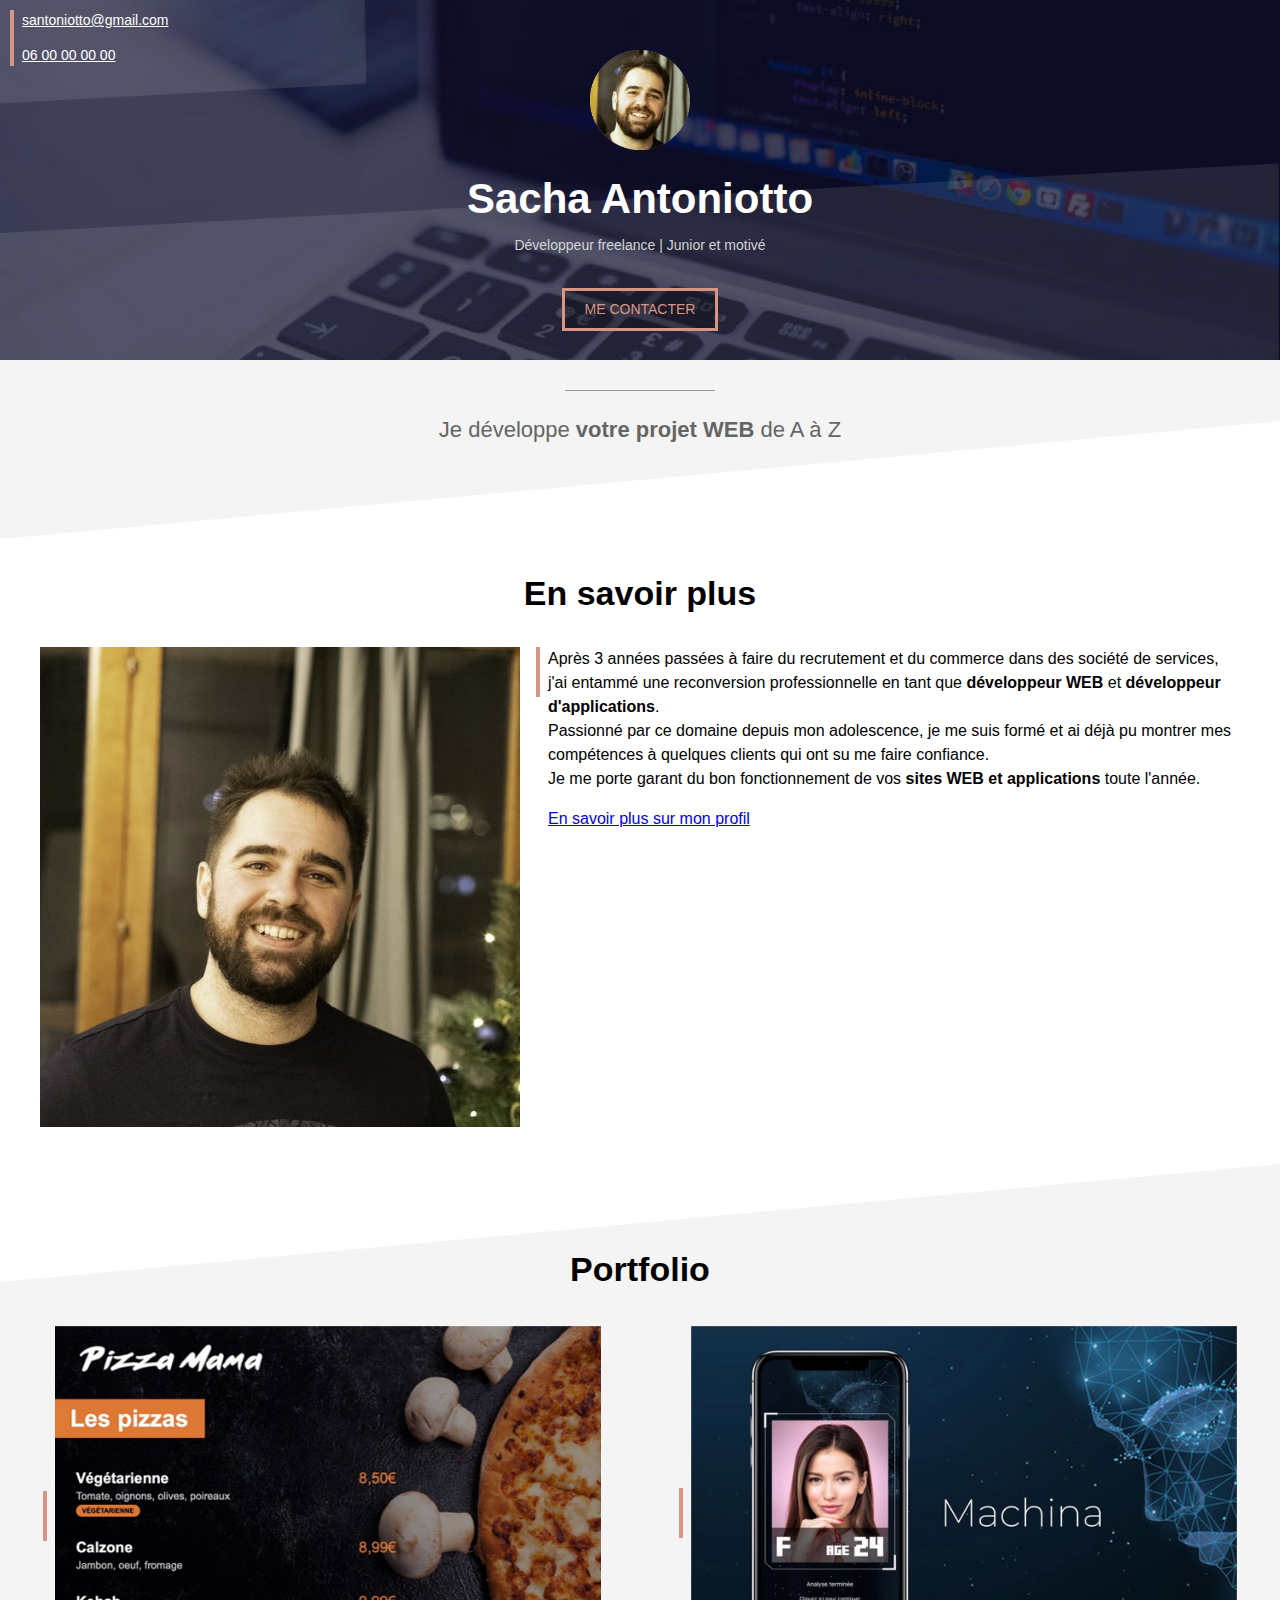
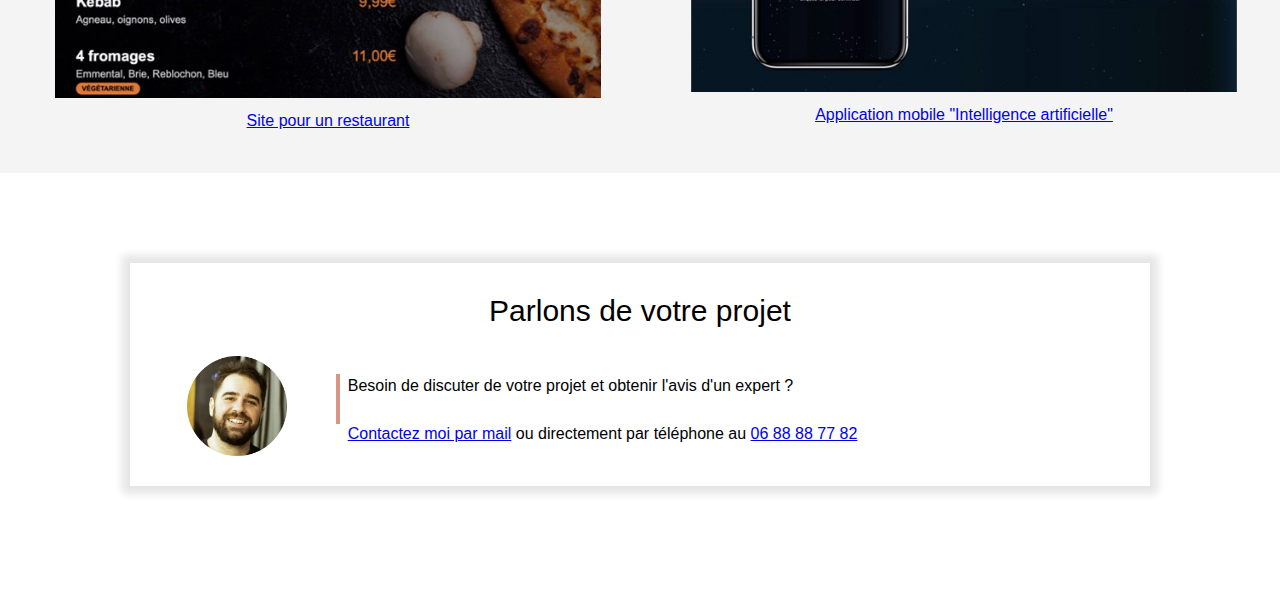
<file: index.html>
<!DOCTYPE html>
<html lang="fr">
<head>
    <meta charset="UTF-8">
    <meta name="viewport" content="width=device-width, initial-scale=1.0">
    <title>Sacha Antoniotto</title>
    <link rel="stylesheet" href="style.css">
</head>

<body>
    <!-- COUVERTURE-->
    <div class = "cover">
        <img class="cover-profile" src="RESOURCES/profile3.png"/>
        <h1>Sacha Antoniotto</h1>
        <p>Développeur freelance | Junior et motivé</p>
        <div style="text-align: center;">
            <p><a class="contact-button" href="mailto:santoniotto@gmail.com?subject=Contact%20depuis%20mon%20site">ME CONTACTER</a></p>
        </div>

        <div class="cover-contact">
            <p><a href="mailto:santoniotto@gmail.com?subject=Contact%20depuis%20mon%20site">santoniotto@gmail.com</a></p>
            <p><a href="tel:+33600000000">06 00 00 00 00</a></p>
        </div>   
    </div>

    <!-- SECTION GRISE 1 -->
    <div class="section section-grise1">
        <div class="separateur"></div>
        <p>Je développe <b>votre projet WEB</b> de A à Z</p>
    </div>
    <!-- SECTION BLANCHE -->
    <div class="section">
        <h2>En savoir plus</h2>  
                <img src="RESOURCES/profile.jpg" class="col-contenu"/>
            <div class="col-contenu float-right">
                <div class="texte_ligne_v">
                    <p>Après 3 années passées à faire du recrutement et du commerce dans des société de services, j'ai entammé une 
                        reconversion professionnelle en tant que <b>développeur WEB</b> et <b>développeur d'applications</b>.
                        <br>
                        Passionné par ce domaine depuis mon adolescence, je me suis formé et ai déjà pu montrer mes compétences à 
                        quelques clients qui ont su me faire confiance.
                        <br>
                        Je me porte garant du bon fonctionnement de vos <b>sites WEB et applications</b> toute l'année.</p>
                        <a href="#">En savoir plus sur mon profil</a>
                </div>
            </div>
    </div>
    <!-- SECTION GRISE 2 -->
    <div class="section section-grise2">
        <h2>Portfolio</h2>
        <table class="col-portfolio" style="display:inline-block">
            <tr>
                <td><div class="barre-v"></div></td>
                <td style="width: 100%;"><a href="portfolio-site-restaurant.html"><img style="width: 100%;"  src="RESOURCES/project1small.jpg"></a></td>

            </tr>
            <tr>
                <td></td>
                <td align="center"><a href="portfolio-site-restaurant.html">Site pour un restaurant</a></td>

            </tr>
        </table>
        <table class="col-portfolio float-right ">
            <tr>
                <td><div class="barre-v" style="border: 1px;"></div></td>
                <td style="width: 100%;"><a href="portfolio-application-mobile.html"><img style="width: 100%;" src="RESOURCES/project2small.jpg"></a></td>

            </tr>
            <tr>
                <td></td>
                <td align="center"><a href="portfolio-application-mobile.html">Application mobile "Intelligence artificielle"</a></td>

            </tr>
        </table>
    </div>
    <!-- SECTION BLANCHE -->
    <div class="section">
        <iframe src="contact-frame.html" scrolling = "no"></iframe>
        


    </div>
</body>
</html>
</file>
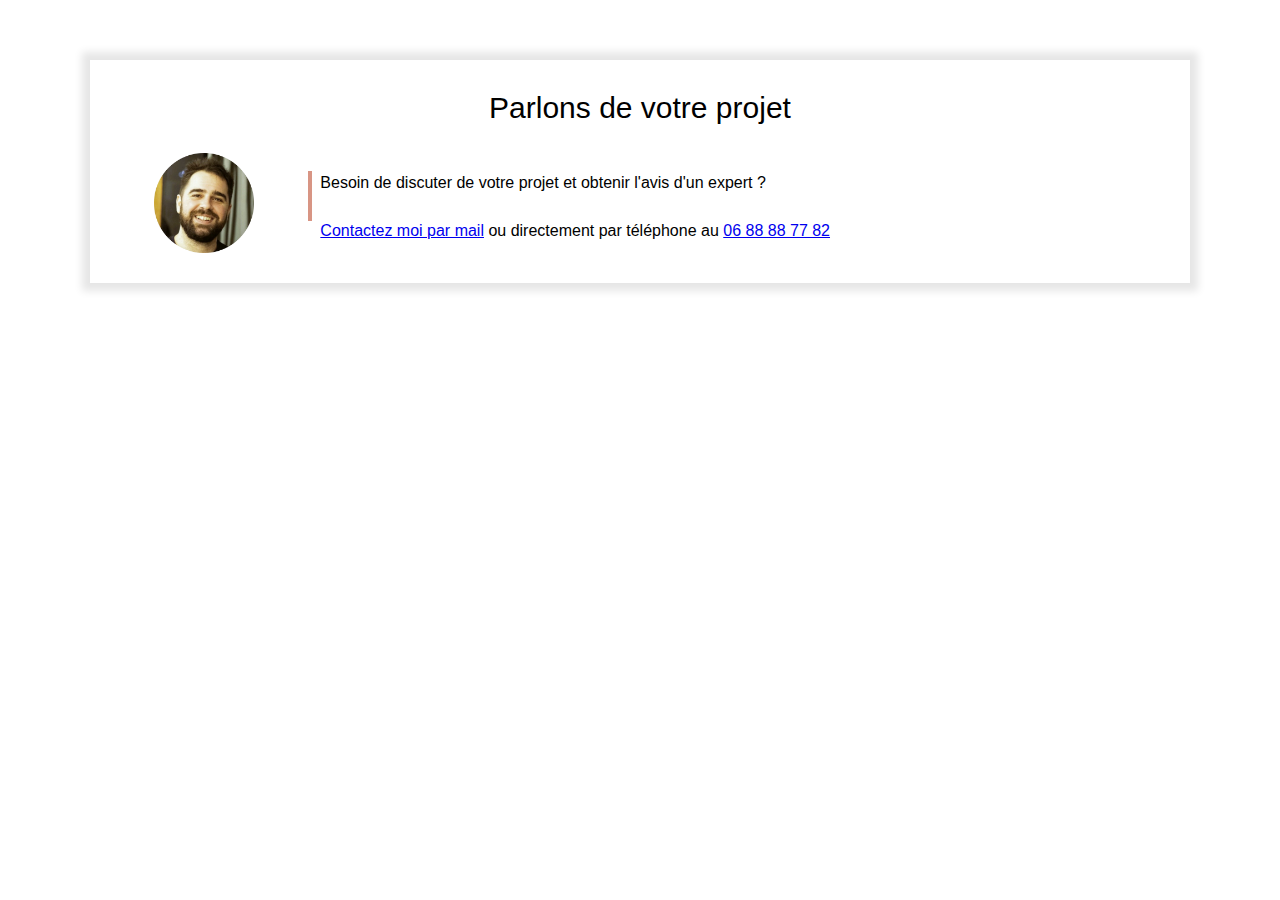
<file: contact-frame.html>
<!DOCTYPE html>
<html lang="fr">
<head>
    <meta charset="UTF-8">
    <meta name="viewport" content="width=device-width, initial-scale=1.0">
    <link rel="stylesheet" href="style.css">
</head>
<body>
        <div class="separateur display-mobile" style="margin-bottom: -12px;"></div>
    <div class="section">
        <div class="frame">
                
            <p class="frame-title">Parlons de votre projet</p>
            <table style="width: 100%;">
                <tr>
                    <td valign="top" align="center"><img src="RESOURCES/profile3.png"></td>
                    <td>
                        <div class="texte_ligne_v" style="margin-left: 20px;">
                            <p>
                                Besoin de discuter de votre projet et obtenir l'avis d'un expert ?
                                <br><br>
                                <a href="mailto:santoniotto@gmail.com?subject=Contact%20depuis%20mon%20site">Contactez moi par mail</a> 
                                ou directement par téléphone au <a href="tel:+33688887782">06 88 88 77 82</a>
                            </p>
                        </div>
                    </td>
                </tr>
            </table>
        </div>
    </div>
</body>
</html>
</file>
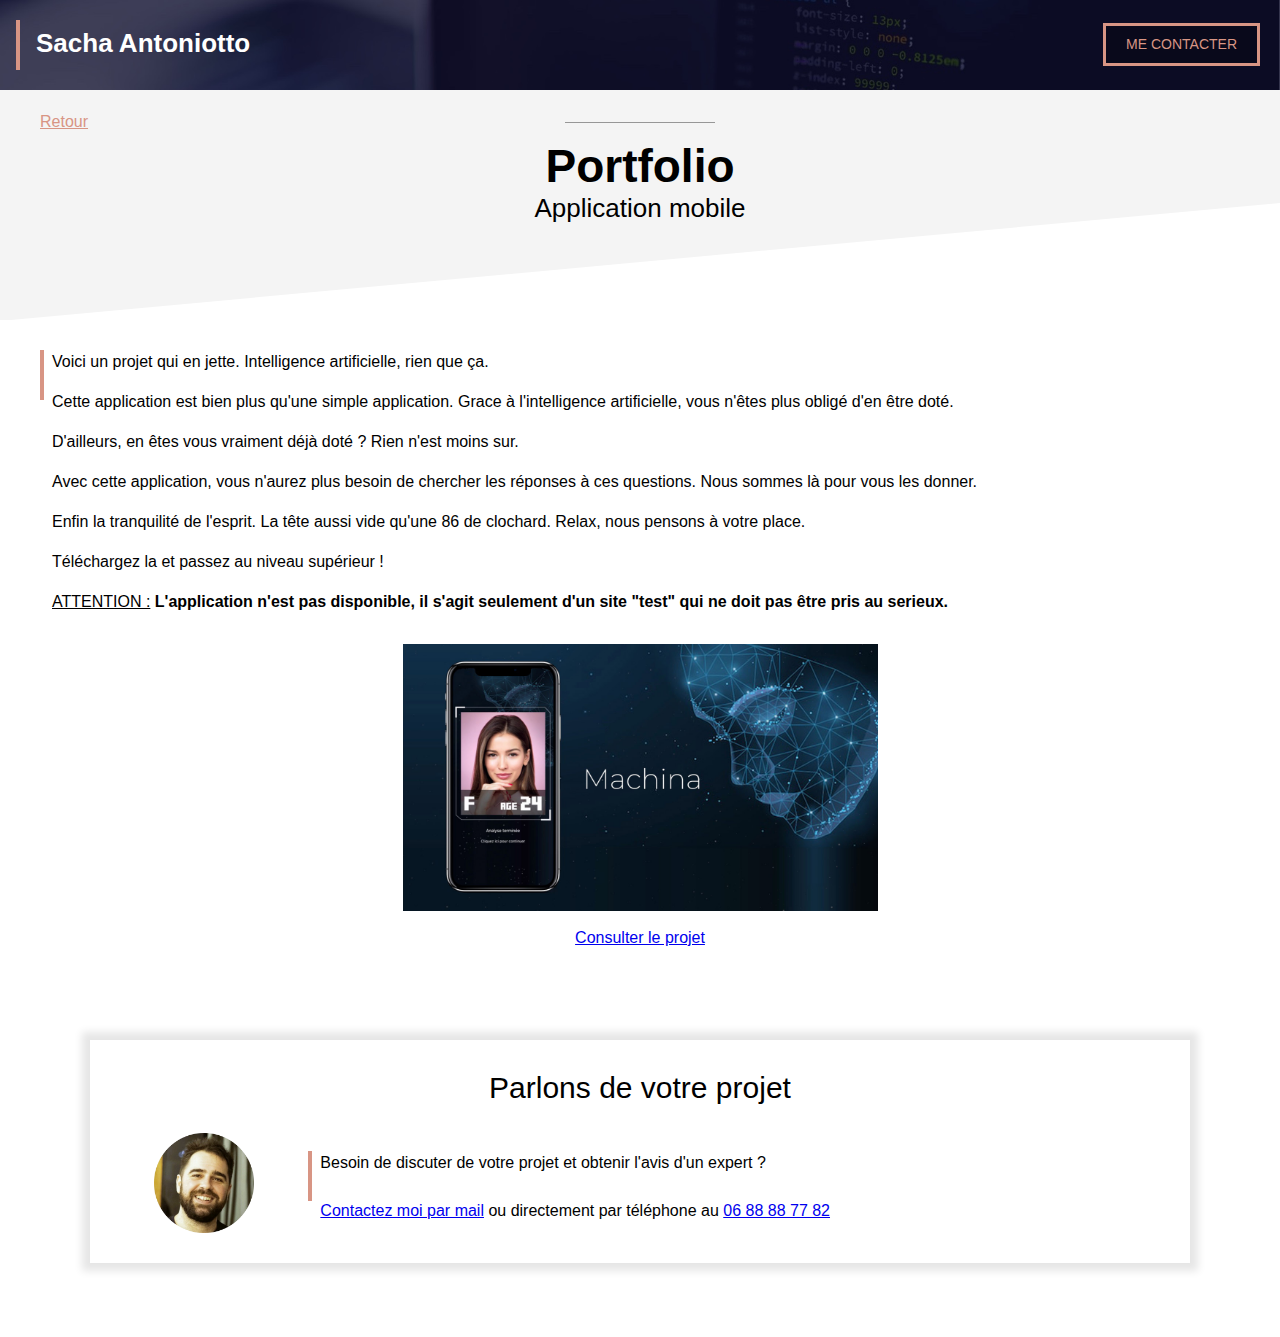
<file: portfolio-application-mobile.html>
<!DOCTYPE html>
<html lang="fr">
<head>
    <meta charset="UTF-8">
    <meta name="viewport" content="width=device-width, initial-scale=1.0">
    <title>Application mobile</title>
    <link rel="stylesheet" href="style.css">
</head>
<body>
    <!--HEADER-->
    <div class="portfolio-header">
        <div class="texte_ligne_v" style="margin-left: 16px; margin-top:20px">
            <p class="portfolio-header-title">Sacha Antoniotto</p>
        </div>
        <a class="contact-button" style="position: absolute; right: 20px;top: 5px" href="mailto:santoniotto@gmail.com?subject=Contact%20depuis%20mon%20site">ME CONTACTER</a>
    </div> 
    <!--SECTION GRISE TITRE--> 
    <div class="section section-grise1" style="padding-top: 20px;">
        <a href="index.html" class="portfolio-back">Retour</a>
        <div class="portfolio">
        <div class="separateur" style="margin-top: -12px;"></div>
        <h1>Portfolio</h1>
        <h2>Application mobile</h2>
        </div>
    </div>
    <!--SECTION CONTENU-->
    <div class="section">
        <div class="texte_ligne_v">
            <p>Voici un projet qui en jette. Intelligence artificielle, rien que ça.</p>
            <p>Cette application est bien plus qu'une simple application. Grace à l'intelligence artificielle, vous n'êtes plus obligé d'en être doté.
            </p>
            <p>D'ailleurs, en êtes vous vraiment déjà doté ? Rien n'est moins sur.
            </p>
            <p>Avec cette application, vous n'aurez plus besoin de chercher les réponses à ces questions. Nous sommes là pour vous les donner.
            </p>
            <p>Enfin la tranquilité de l'esprit. La tête aussi vide qu'une 86 de clochard. Relax, nous pensons à votre place.
            </p>
            <p>Téléchargez la et passez au niveau supérieur ! </p>
            <p><u>ATTENTION :</u> <b>L'application n'est pas disponible, il s'agit seulement d'un site "test" qui ne doit pas être pris au serieux.</b></p>
            
            
        </div>
       <div style="text-align: center; margin-top: 30px;">
                <a href="#"><img class="portfolio-image" src="RESOURCES/project2.jpg"></a>
                <a href="#" style="display: block; margin-top: 8px;">Consulter le projet</a>
            </div>
    </div>
    <!--FRAME-->
          <iframe src="contact-frame.html" scrolling = "no"></iframe>    


    </div>
</body>
</html>
</file>
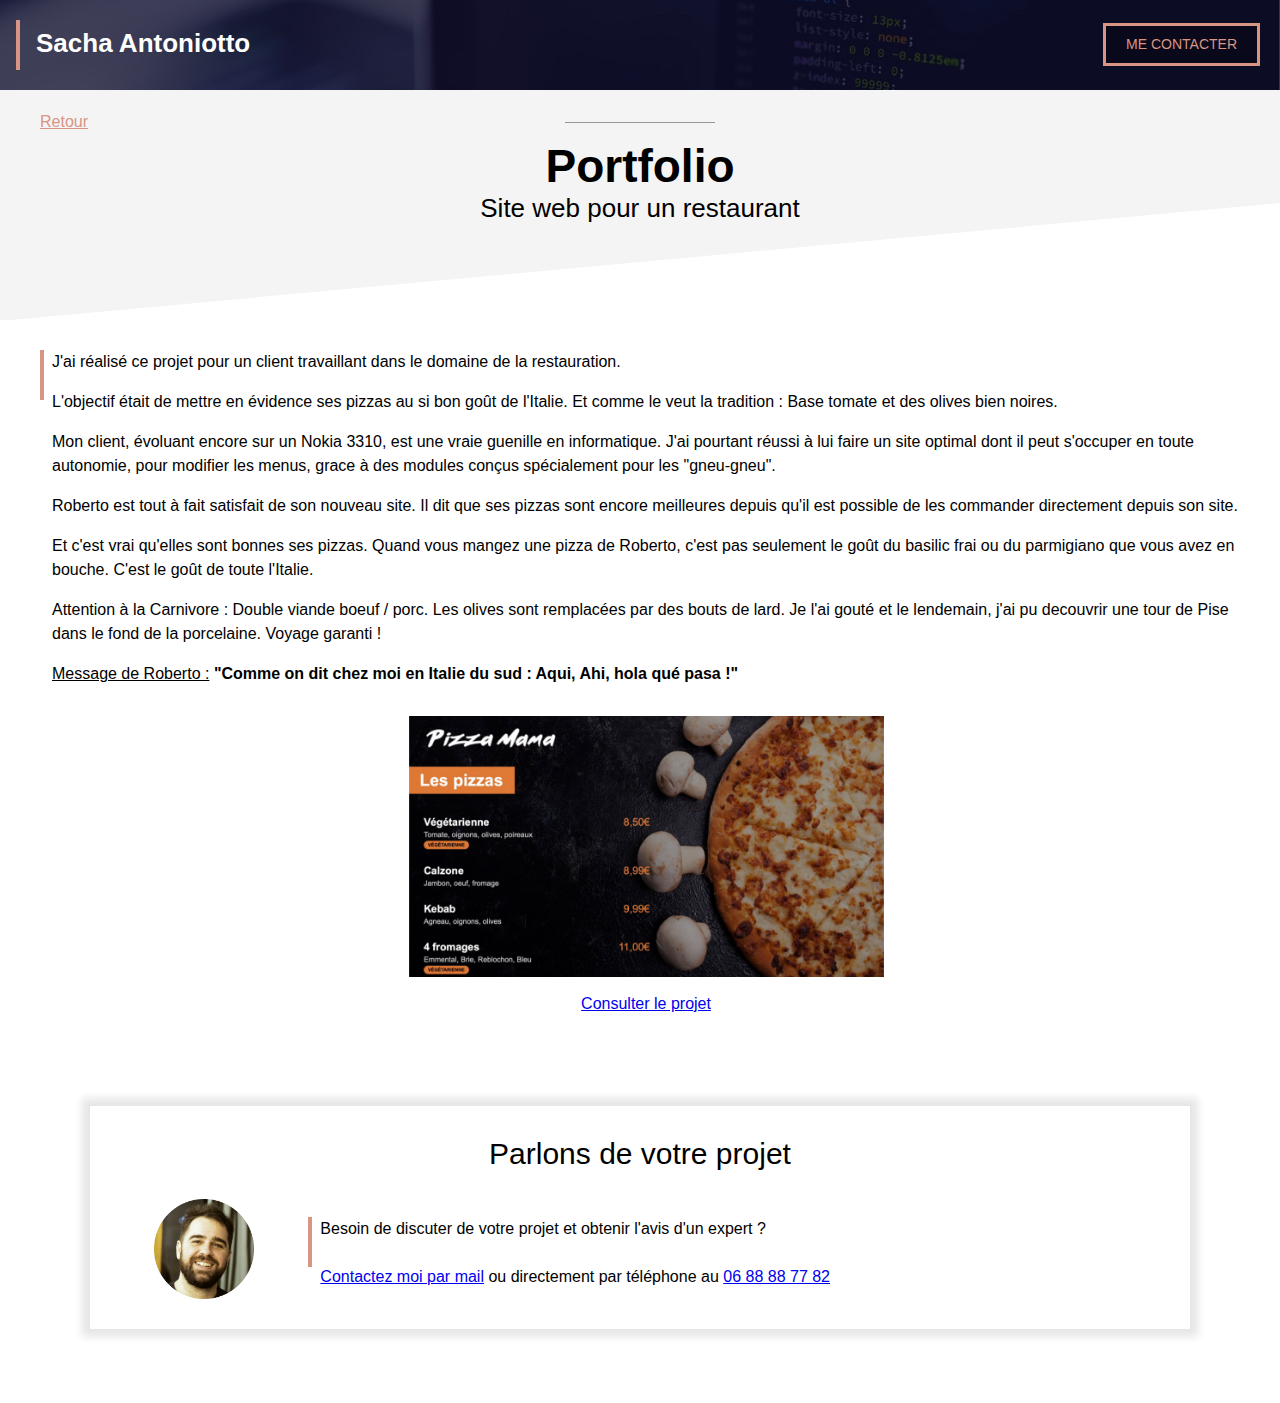
<file: portfolio-site-restaurant.html>
<!DOCTYPE html>
<html lang="fr">
<head>
    <meta charset="UTF-8">
    <meta name="viewport" content="width=device-width, initial-scale=1.0">
    <title>Site restaurant</title>
    <link rel="stylesheet" href="style.css">
</head>
<body>
    <!--HEADER-->
    <div class="portfolio-header">
        <div class="texte_ligne_v" style="margin-left: 16px; margin-top:20px">
            <p class="portfolio-header-title">Sacha Antoniotto</p>
        </div>
        <a class="contact-button contact-button-portfolio" href="mailto:santoniotto@gmail.com?subject=Contact%20depuis%20mon%20site">ME CONTACTER</a>
    </div> 
    <!--SECTION GRISE TITRE--> 
    <div class="section section-grise1" style="padding-top: 20px;">
        <a href="index.html" class="portfolio-back">Retour</a>
        <div class="portfolio">
        <div class="separateur" style="margin-top: -12px;"></div>
        <h1>Portfolio</h1>
        <h2>Site web pour un restaurant</h2>
        </div>
    </div>
    <!--SECTION CONTENU-->
    <div class="section">
        <div class="texte_ligne_v">
            <p>J'ai réalisé ce projet pour un client travaillant dans le domaine de la restauration.</p>
            <p>L'objectif était de mettre en évidence ses pizzas au si bon goût de l'Italie. Et comme le veut la tradition : 
                Base tomate et des olives bien noires.
            </p>
            <p>Mon client, évoluant encore sur un Nokia 3310, est une vraie guenille en informatique. J'ai pourtant réussi à lui faire un site 
                optimal dont il peut s'occuper en toute autonomie, pour modifier les menus, grace à des modules conçus spécialement pour les "gneu-gneu".
            </p>
            <p>Roberto est tout à fait satisfait de son nouveau site. Il dit que ses pizzas sont encore meilleures depuis qu'il est possible 
                de les commander directement depuis son site. 
            </p>
            <p>Et c'est vrai qu'elles sont bonnes ses pizzas. Quand vous mangez une pizza de Roberto, c'est pas seulement le goût 
                du basilic frai ou du parmigiano que vous avez en bouche. C'est le goût de toute l'Italie.
            </p>
            <p>Attention à la Carnivore : Double viande boeuf / porc. Les olives sont remplacées par des bouts de lard.
                 Je l'ai gouté et le lendemain, j'ai pu decouvrir une tour de Pise dans le fond de la porcelaine. Voyage garanti !</p>
            <p><u>Message de Roberto :</u> <b>"Comme on dit chez moi en Italie du sud : Aqui, Ahi, hola qué pasa !"</b></p>
            <div style="text-align: center; margin-top: 30px;">
                <a href="#"><img class="portfolio-image" src="RESOURCES/project1.jpg"></a>
                <a href="#" style="display: block; margin-top: 8px;">Consulter le projet</a>
            </div>
            
        </div>
       
    </div>
    <!--FRAME-->
    
        <iframe src="contact-frame.html" scrolling = "no"></iframe>    


    </div>
</body>
</html>
</file>
<file: style.css>
* {
    box-sizing: border-box;
}

:root{
    --color1: #d89584;
    --color2: #f4f4f4;
}
body {
    margin: 0;
    font-family: Arial, Helvetica, sans-serif;
    line-height: 1.5;
}

iframe {
    width: 100%;
    border: none;
    height: 350px;
}
div.cover {
    background : url(RESOURCES/cover_overlay.png) no-repeat center/100% 100%,url(RESOURCES/cover.jpg) no-repeat center/cover;
    height: 360px;
    position: relative;
}
img.cover-profile{
    height: 100px;
    position: relative;
    left: 50%;
    margin-left: -50px;
    margin-top: 50px;
}
h1 {
    color: white;
    text-align: center;
    font-size: 42px;
    margin-top: 10px;
    margin-bottom: 0;

    
}
div.cover p{
    text-align: center;
    color: lightgray;
    margin-top: 5px;
    font-size: 14px;
}
div.cover-contact{
    /*background-color: #ff000080;*/
    position: absolute;
    top: 10px;
    left: 10px;
    border-left: 4px solid var(--color1);
    padding-left: 8px;
}
div.cover-contact p{
    text-align: left;
    margin-top: 0px;
    margin-bottom: 0px;
    
}
div.cover-contact p:first-child{
    margin-bottom: 14px;
}
div.cover-contact a{
    color: white;
    font-size: 14px;
}
a.contact-button {
    color:var(--color1);
    border: 3px solid var(--color1);
    background-color: #00000040;
    text-decoration: none;
    padding: 8px 20px;
    margin-top: 18px;
    display: inline-block;
    font-size: 14px;
}
.contact-button-portfolio {
    position: absolute; 
    right: 20px;
    top: 5px
}
a.contact-button:hover {
    color:white
}
.section {
    padding-left: 40px;
    padding-right: 40px;
    padding-top: 30px;
    padding-bottom: 30px;
    overflow: auto;
    
}
div.section-grise1 {
    background: url("RESOURCES/triangle2white.svg") no-repeat center bottom -1px/100%;
    background-color: var(--color2);
    padding-bottom: 70px;
    
}
div.section-grise2 {
    background: url("RESOURCES/triangle1white.svg") no-repeat center top/100%;
    background-color: var(--color2);
    padding-top: 80px;
}
h2 {
    text-align: center;
    font-size: 34px;
    margin-top: 0px;
}
div.separateur {
    background-color: #979797;
    height: 1px;
    width: 150px;
    position: relative;
    left: 50%;
    margin-left: -75px;
    
    
}
div.section-grise1 p {
    font-size: 22px;
    text-align: center;
    color: #656565;
    max-width: 450px;
    margin-left: auto;
    margin-right: auto;
}
img.col-contenu {
    width: 40%;
}
div.col-contenu {
    width: 60%;
    padding-left: 16px;
}
.float-right {
    float: right;
}

div.texte_ligne_v {
    margin-top: 0;
    border-left: 4px solid var(--color1);
    padding-left: 8px;
    height: 50px;
    display: inline-block;
}
div.texte_ligne_v p {
    margin-top: 0;
}
div.barre-v {
    height: 50px;
    width: 4px;
    background-color: var(--color1);
    margin-right: 4px;
}
.col-portfolio {
    width: 47%;
}
div.frame {
    margin: 30px 50px;
    padding: 20px 30px;
    background-color: white;
    box-shadow: 0px 0px 8px 8px rgba(0, 0, 0, 0.1);
    
}
.frame-title {
    font-size: 30px;
    margin-top: 5px;
    margin-bottom: 20px;
    text-align: center;
}
div.frame img {
    width: 100px;
}

/* PORTFOLIO*/

.portfolio-header{
    height: 90px;
    background : url(RESOURCES/header.jpg) no-repeat center/cover;
    position: relative;
    
}
.portfolio-header-title {
    font-size: 26px;
    font-weight: bold;
    color: white;
    padding-top: 4px;
    padding-left: 8px;
}
.portfolio h1{
    color: black;
    font-size: 46px;
    line-height: 1;
    padding-top: 10px;

}
.portfolio h2{
    font-size: 26px;
    font-weight: normal;
    
}
.portfolio-back {
    color: var(--color1);
}

.portfolio-image {
    width: 70%;
    max-width: 475px;
}
.display-mobile {
    display: none;
}
/* RESPONSIVE DESIGN */
@media only screen and (max-width: 767px) {
    img.cover-profile{
        height: 90px;
        margin-top: 75px;
    }
    h1 {
        font-size: 38px;
        margin-top: 6px;
        margin-bottom: 0;
    
        
    }
    div.cover p{
        margin-top: 2px;
        font-size: 13px;
    }
    .section {
        padding-left: 20px;
        padding-right: 20px;
        
    }
    div.section-grise1 {
        padding-bottom: 40px;
}
    
    img.col-contenu {
        width: 100%;
    }
    div.col-contenu {
        width: 100%;
        padding-left: 0px;
        margin-top: 20px;
    }
    .col-portfolio {
        width: 100%;
    }
  
    
    div.frame {
        margin: 0px 0px;
        padding: 0px 0px;
        box-shadow: none;
        
    }
    div.frame img  {
        width: 70px;
    }

    /* PORTFOLIO MOBILE */
    .portfolio-header-title {
        font-size: 19px;
        padding-top: 10px;
        padding-left: 4px;
    }
    a.contact-button {
        padding: 7px 12px;
        margin-top: 22px;
        font-size: 12px;
    }
    .contact-button-portfolio {
        right: 8px;
    
    }
    .portfolio h1{
        font-size: 40px;
    }
    .portfolio h2{
        font-size: 22px;   
    }
    .portfolio-image {
        width: 100%;
    }
    .display-mobile {
        display: block;
    }
}
</file>
